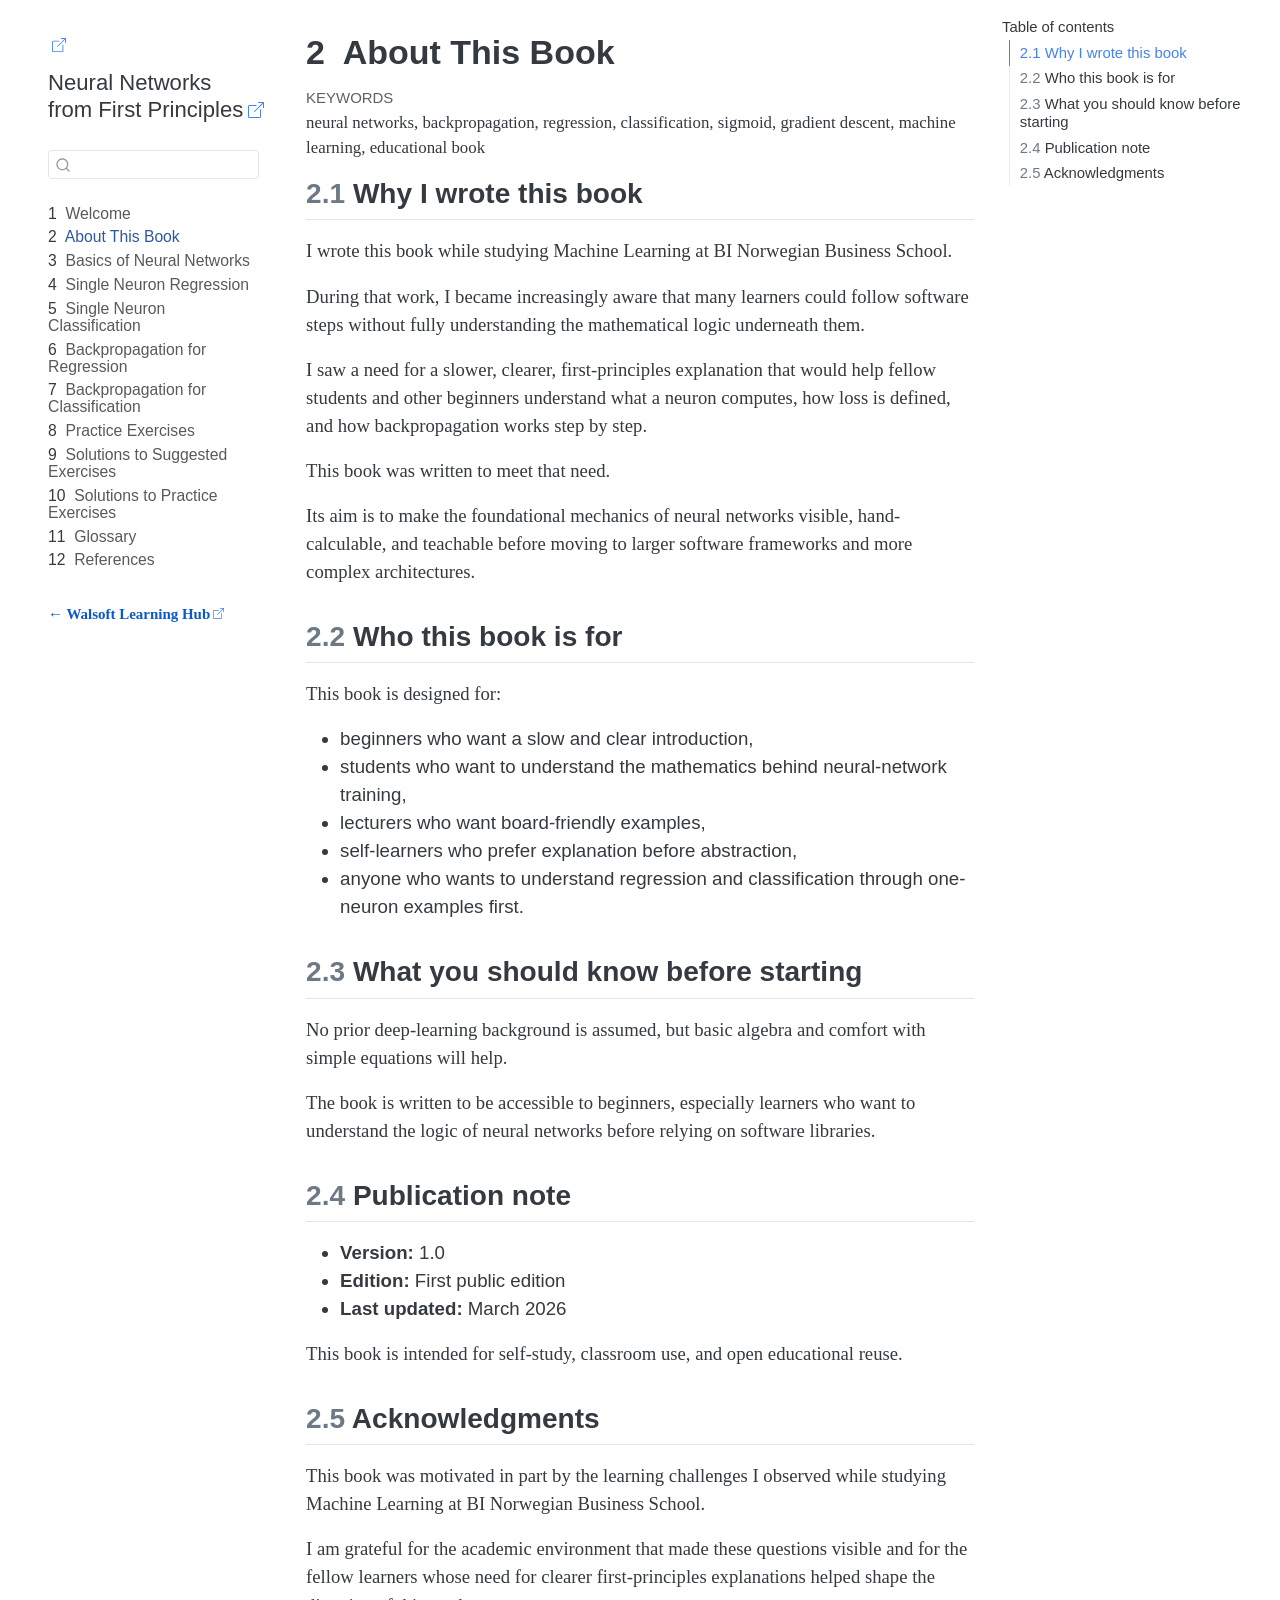
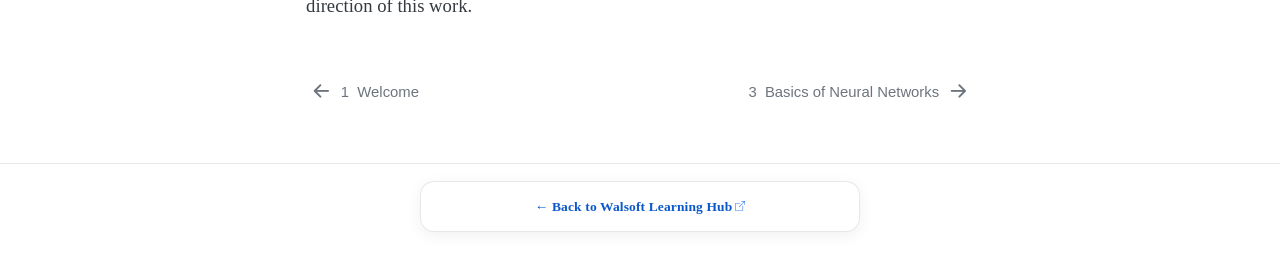
<file: docs/about-this-book.html>
<!DOCTYPE html>
<html xmlns="http://www.w3.org/1999/xhtml" lang="en" xml:lang="en"><head>

<meta charset="utf-8">
<meta name="generator" content="quarto-1.8.24">

<meta name="viewport" content="width=device-width, initial-scale=1.0, user-scalable=yes">

<meta name="keywords" content="neural networks, backpropagation, regression, classification, sigmoid, gradient descent, machine learning, educational book">
<meta name="description" content="A first-principles, hand-calculable introduction to neural networks covering one-neuron regression, binary classification, forward propagation, loss functions, backpropagation, and worked exercises.">

<title>2&nbsp; About This Book – Neural Networks from First Principles</title>
<style>
code{white-space: pre-wrap;}
span.smallcaps{font-variant: small-caps;}
div.columns{display: flex; gap: min(4vw, 1.5em);}
div.column{flex: auto; overflow-x: auto;}
div.hanging-indent{margin-left: 1.5em; text-indent: -1.5em;}
ul.task-list{list-style: none;}
ul.task-list li input[type="checkbox"] {
  width: 0.8em;
  margin: 0 0.8em 0.2em -1em; /* quarto-specific, see https://github.com/quarto-dev/quarto-cli/issues/4556 */ 
  vertical-align: middle;
}
</style>


<script src="site_libs/quarto-nav/quarto-nav.js"></script>
<script src="site_libs/quarto-nav/headroom.min.js"></script>
<script src="site_libs/clipboard/clipboard.min.js"></script>
<script src="site_libs/quarto-search/autocomplete.umd.js"></script>
<script src="site_libs/quarto-search/fuse.min.js"></script>
<script src="site_libs/quarto-search/quarto-search.js"></script>
<meta name="quarto:offset" content="./">
<link href="./basics-of-neural-networks.html" rel="next">
<link href="./index.html" rel="prev">
<link href="./images/favicon.ico" rel="icon">
<script src="site_libs/quarto-html/quarto.js" type="module"></script>
<script src="site_libs/quarto-html/tabsets/tabsets.js" type="module"></script>
<script src="site_libs/quarto-html/axe/axe-check.js" type="module"></script>
<script src="site_libs/quarto-html/popper.min.js"></script>
<script src="site_libs/quarto-html/tippy.umd.min.js"></script>
<script src="site_libs/quarto-html/anchor.min.js"></script>
<link href="site_libs/quarto-html/tippy.css" rel="stylesheet">
<link href="site_libs/quarto-html/quarto-syntax-highlighting-dc55a5b9e770e841cd82e46aadbfb9b0.css" rel="stylesheet" id="quarto-text-highlighting-styles">
<script src="site_libs/bootstrap/bootstrap.min.js"></script>
<link href="site_libs/bootstrap/bootstrap-icons.css" rel="stylesheet">
<link href="site_libs/bootstrap/bootstrap-697d4de1eee3a11a7bce293067f0aa8c.min.css" rel="stylesheet" append-hash="true" id="quarto-bootstrap" data-mode="light">
<script id="quarto-search-options" type="application/json">{
  "location": "sidebar",
  "copy-button": false,
  "collapse-after": 3,
  "panel-placement": "start",
  "type": "textbox",
  "limit": 50,
  "keyboard-shortcut": [
    "f",
    "/",
    "s"
  ],
  "show-item-context": false,
  "language": {
    "search-no-results-text": "No results",
    "search-matching-documents-text": "matching documents",
    "search-copy-link-title": "Copy link to search",
    "search-hide-matches-text": "Hide additional matches",
    "search-more-match-text": "more match in this document",
    "search-more-matches-text": "more matches in this document",
    "search-clear-button-title": "Clear",
    "search-text-placeholder": "",
    "search-detached-cancel-button-title": "Cancel",
    "search-submit-button-title": "Submit",
    "search-label": "Search"
  }
}</script>
<meta name="robots" content="index,follow,max-image-preview:large">
<meta name="author" content="Walekhwa Tambiti Leo Philip">
<meta name="description" content="A first-principles, hand-calculable introduction to neural networks covering one-neuron regression, binary classification, forward propagation, loss functions, backpropagation, and worked exercises.">
<link rel="icon" type="image/x-icon" href="images/favicon.ico">
<link rel="icon" type="image/png" sizes="16x16" href="images/favicon-16x16.png">
<link rel="icon" type="image/png" sizes="32x32" href="images/favicon-32x32.png">
<link rel="apple-touch-icon" sizes="180x180" href="images/apple-touch-icon.png">


<link rel="stylesheet" href="styles/walsoft_styles.css">
<meta property="og:title" content="Neural Networks from First Principles">
<meta property="og:description" content="A first-principles, hand-calculable introduction to neural networks covering one-neuron regression, binary classification, forward propagation, loss functions, backpropagation, and worked exercises.">
<meta property="og:image" content="https://learn.walsoftcomputers.com/educational_platform/neural-networks-from-first-principles/images/og-neural-networks-book.png">
<meta property="og:site_name" content="Neural Networks from First Principles">
<meta property="og:image:alt" content="Cover image for Neural Networks from First Principles">
<meta property="og:image:height" content="630">
<meta property="og:image:width" content="1200">
<meta name="twitter:title" content="Neural Networks from First Principles">
<meta name="twitter:description" content="A first-principles, hand-calculable introduction to neural networks covering one-neuron regression, binary classification, forward propagation, loss functions, backpropagation, and worked exercises.">
<meta name="twitter:image" content="https://learn.walsoftcomputers.com/educational_platform/neural-networks-from-first-principles/images/og-neural-networks-book.png">
<meta name="twitter:image:alt" content="Cover image for Neural Networks from First Principles">
<meta name="twitter:card" content="summary_large_image">
<meta name="twitter:image-height" content="630">
<meta name="twitter:image-width" content="1200">
<link rel="canonical" href="https://learn.walsoftcomputers.com/educational_platform/neural-networks-from-first-principles/about-this-book.html">
</head>

<body class="nav-sidebar floating quarto-light">

<div id="quarto-search-results"></div>
  <header id="quarto-header" class="headroom fixed-top">
  <nav class="quarto-secondary-nav">
    <div class="container-fluid d-flex">
      <button type="button" class="quarto-btn-toggle btn" data-bs-toggle="collapse" role="button" data-bs-target=".quarto-sidebar-collapse-item" aria-controls="quarto-sidebar" aria-expanded="false" aria-label="Toggle sidebar navigation" onclick="if (window.quartoToggleHeadroom) { window.quartoToggleHeadroom(); }">
        <i class="bi bi-layout-text-sidebar-reverse"></i>
      </button>
        <nav class="quarto-page-breadcrumbs" aria-label="breadcrumb"><ol class="breadcrumb"><li class="breadcrumb-item"><a href="./about-this-book.html"><span class="chapter-number">2</span>&nbsp; <span class="chapter-title">About This Book</span></a></li></ol></nav>
        <a class="flex-grow-1" role="navigation" data-bs-toggle="collapse" data-bs-target=".quarto-sidebar-collapse-item" aria-controls="quarto-sidebar" aria-expanded="false" aria-label="Toggle sidebar navigation" onclick="if (window.quartoToggleHeadroom) { window.quartoToggleHeadroom(); }">      
        </a>
      <button type="button" class="btn quarto-search-button" aria-label="Search" onclick="window.quartoOpenSearch();">
        <i class="bi bi-search"></i>
      </button>
    </div>
  </nav>
</header>
<!-- content -->
<div id="quarto-content" class="quarto-container page-columns page-rows-contents page-layout-article">
<!-- sidebar -->
  <nav id="quarto-sidebar" class="sidebar collapse collapse-horizontal quarto-sidebar-collapse-item sidebar-navigation floating overflow-auto">
    <div class="pt-lg-2 mt-2 text-left sidebar-header sidebar-header-stacked">
      <a href="./index.html" class="sidebar-logo-link">
      </a>
    <div class="sidebar-title mb-0 py-0">
      <a href="./">Neural Networks from First Principles</a> 
    </div>
      </div>
        <div class="mt-2 flex-shrink-0 align-items-center">
        <div class="sidebar-search">
        <div id="quarto-search" class="" title="Search"></div>
        </div>
        </div>
    <div class="sidebar-menu-container"> 
    <ul class="list-unstyled mt-1">
        <li class="sidebar-item">
  <div class="sidebar-item-container"> 
  <a href="./index.html" class="sidebar-item-text sidebar-link">
 <span class="menu-text"><span class="chapter-number">1</span>&nbsp; <span class="chapter-title">Welcome</span></span></a>
  </div>
</li>
        <li class="sidebar-item">
  <div class="sidebar-item-container"> 
  <a href="./about-this-book.html" class="sidebar-item-text sidebar-link active">
 <span class="menu-text"><span class="chapter-number">2</span>&nbsp; <span class="chapter-title">About This Book</span></span></a>
  </div>
</li>
        <li class="sidebar-item">
  <div class="sidebar-item-container"> 
  <a href="./basics-of-neural-networks.html" class="sidebar-item-text sidebar-link">
 <span class="menu-text"><span class="chapter-number">3</span>&nbsp; <span class="chapter-title">Basics of Neural Networks</span></span></a>
  </div>
</li>
        <li class="sidebar-item">
  <div class="sidebar-item-container"> 
  <a href="./single-neuron-regression.html" class="sidebar-item-text sidebar-link">
 <span class="menu-text"><span class="chapter-number">4</span>&nbsp; <span class="chapter-title">Single Neuron Regression</span></span></a>
  </div>
</li>
        <li class="sidebar-item">
  <div class="sidebar-item-container"> 
  <a href="./single-neuron-classification.html" class="sidebar-item-text sidebar-link">
 <span class="menu-text"><span class="chapter-number">5</span>&nbsp; <span class="chapter-title">Single Neuron Classification</span></span></a>
  </div>
</li>
        <li class="sidebar-item">
  <div class="sidebar-item-container"> 
  <a href="./backpropagation-1-regression.html" class="sidebar-item-text sidebar-link">
 <span class="menu-text"><span class="chapter-number">6</span>&nbsp; <span class="chapter-title">Backpropagation for Regression</span></span></a>
  </div>
</li>
        <li class="sidebar-item">
  <div class="sidebar-item-container"> 
  <a href="./backpropagation-2-classification.html" class="sidebar-item-text sidebar-link">
 <span class="menu-text"><span class="chapter-number">7</span>&nbsp; <span class="chapter-title">Backpropagation for Classification</span></span></a>
  </div>
</li>
        <li class="sidebar-item">
  <div class="sidebar-item-container"> 
  <a href="./practice-exercises.html" class="sidebar-item-text sidebar-link">
 <span class="menu-text"><span class="chapter-number">8</span>&nbsp; <span class="chapter-title">Practice Exercises</span></span></a>
  </div>
</li>
        <li class="sidebar-item">
  <div class="sidebar-item-container"> 
  <a href="./solutions-suggested-exercises.html" class="sidebar-item-text sidebar-link">
 <span class="menu-text"><span class="chapter-number">9</span>&nbsp; <span class="chapter-title">Solutions to Suggested Exercises</span></span></a>
  </div>
</li>
        <li class="sidebar-item">
  <div class="sidebar-item-container"> 
  <a href="./solutions-practice-exercises.html" class="sidebar-item-text sidebar-link">
 <span class="menu-text"><span class="chapter-number">10</span>&nbsp; <span class="chapter-title">Solutions to Practice Exercises</span></span></a>
  </div>
</li>
        <li class="sidebar-item">
  <div class="sidebar-item-container"> 
  <a href="./glossary.html" class="sidebar-item-text sidebar-link">
 <span class="menu-text"><span class="chapter-number">11</span>&nbsp; <span class="chapter-title">Glossary</span></span></a>
  </div>
</li>
        <li class="sidebar-item">
  <div class="sidebar-item-container"> 
  <a href="./references.html" class="sidebar-item-text sidebar-link">
 <span class="menu-text"><span class="chapter-number">12</span>&nbsp; <span class="chapter-title">References</span></span></a>
  </div>
</li>
    </ul>
    </div>
<div class="quarto-sidebar-footer"><div class="sidebar-footer-item">
<p><a href="https://learn.walsoftcomputers.com/">← Walsoft Learning Hub</a></p>
</div></div></nav>
<div id="quarto-sidebar-glass" class="quarto-sidebar-collapse-item" data-bs-toggle="collapse" data-bs-target=".quarto-sidebar-collapse-item"></div>
<!-- margin-sidebar -->
    <div id="quarto-margin-sidebar" class="sidebar margin-sidebar">
        <nav id="TOC" role="doc-toc" class="toc-active">
    <h2 id="toc-title">Table of contents</h2>
   
  <ul>
  <li><a href="#why-i-wrote-this-book" id="toc-why-i-wrote-this-book" class="nav-link active" data-scroll-target="#why-i-wrote-this-book"><span class="header-section-number">2.1</span> Why I wrote this book</a></li>
  <li><a href="#who-this-book-is-for" id="toc-who-this-book-is-for" class="nav-link" data-scroll-target="#who-this-book-is-for"><span class="header-section-number">2.2</span> Who this book is for</a></li>
  <li><a href="#what-you-should-know-before-starting" id="toc-what-you-should-know-before-starting" class="nav-link" data-scroll-target="#what-you-should-know-before-starting"><span class="header-section-number">2.3</span> What you should know before starting</a></li>
  <li><a href="#publication-note" id="toc-publication-note" class="nav-link" data-scroll-target="#publication-note"><span class="header-section-number">2.4</span> Publication note</a></li>
  <li><a href="#acknowledgments" id="toc-acknowledgments" class="nav-link" data-scroll-target="#acknowledgments"><span class="header-section-number">2.5</span> Acknowledgments</a></li>
  </ul>
</nav>
    </div>
<!-- main -->
<main class="content" id="quarto-document-content">

<header id="title-block-header" class="quarto-title-block default">
<div class="quarto-title">
<h1 class="title"><span class="chapter-number">2</span>&nbsp; <span class="chapter-title">About This Book</span></h1>
</div>



<div class="quarto-title-meta">

    
  
    
  </div>
  

<div>
  <div class="keywords">
    <div class="block-title">Keywords</div>
    <p>neural networks, backpropagation, regression, classification, sigmoid, gradient descent, machine learning, educational book</p>
  </div>
</div>

</header>


<section id="why-i-wrote-this-book" class="level2" data-number="2.1">
<h2 data-number="2.1" class="anchored" data-anchor-id="why-i-wrote-this-book"><span class="header-section-number">2.1</span> Why I wrote this book</h2>
<p>I wrote this book while studying Machine Learning at BI Norwegian Business School.</p>
<p>During that work, I became increasingly aware that many learners could follow software steps without fully understanding the mathematical logic underneath them.</p>
<p>I saw a need for a slower, clearer, first-principles explanation that would help fellow students and other beginners understand what a neuron computes, how loss is defined, and how backpropagation works step by step.</p>
<p>This book was written to meet that need.</p>
<p>Its aim is to make the foundational mechanics of neural networks visible, hand-calculable, and teachable before moving to larger software frameworks and more complex architectures.</p>
</section>
<section id="who-this-book-is-for" class="level2" data-number="2.2">
<h2 data-number="2.2" class="anchored" data-anchor-id="who-this-book-is-for"><span class="header-section-number">2.2</span> Who this book is for</h2>
<p>This book is designed for:</p>
<ul>
<li>beginners who want a slow and clear introduction,</li>
<li>students who want to understand the mathematics behind neural-network training,</li>
<li>lecturers who want board-friendly examples,</li>
<li>self-learners who prefer explanation before abstraction,</li>
<li>anyone who wants to understand regression and classification through one-neuron examples first.</li>
</ul>
</section>
<section id="what-you-should-know-before-starting" class="level2" data-number="2.3">
<h2 data-number="2.3" class="anchored" data-anchor-id="what-you-should-know-before-starting"><span class="header-section-number">2.3</span> What you should know before starting</h2>
<p>No prior deep-learning background is assumed, but basic algebra and comfort with simple equations will help.</p>
<p>The book is written to be accessible to beginners, especially learners who want to understand the logic of neural networks before relying on software libraries.</p>
</section>
<section id="publication-note" class="level2" data-number="2.4">
<h2 data-number="2.4" class="anchored" data-anchor-id="publication-note"><span class="header-section-number">2.4</span> Publication note</h2>
<ul>
<li><strong>Version:</strong> 1.0<br>
</li>
<li><strong>Edition:</strong> First public edition<br>
</li>
<li><strong>Last updated:</strong> March 2026</li>
</ul>
<p>This book is intended for self-study, classroom use, and open educational reuse.</p>
</section>
<section id="acknowledgments" class="level2" data-number="2.5">
<h2 data-number="2.5" class="anchored" data-anchor-id="acknowledgments"><span class="header-section-number">2.5</span> Acknowledgments</h2>
<p>This book was motivated in part by the learning challenges I observed while studying Machine Learning at BI Norwegian Business School.</p>
<p>I am grateful for the academic environment that made these questions visible and for the fellow learners whose need for clearer first-principles explanations helped shape the direction of this work.</p>


</section>

</main> <!-- /main -->
<script id="quarto-html-after-body" type="application/javascript">
  window.document.addEventListener("DOMContentLoaded", function (event) {
    const icon = "";
    const anchorJS = new window.AnchorJS();
    anchorJS.options = {
      placement: 'right',
      icon: icon
    };
    anchorJS.add('.anchored');
    const isCodeAnnotation = (el) => {
      for (const clz of el.classList) {
        if (clz.startsWith('code-annotation-')) {                     
          return true;
        }
      }
      return false;
    }
    const onCopySuccess = function(e) {
      // button target
      const button = e.trigger;
      // don't keep focus
      button.blur();
      // flash "checked"
      button.classList.add('code-copy-button-checked');
      var currentTitle = button.getAttribute("title");
      button.setAttribute("title", "Copied!");
      let tooltip;
      if (window.bootstrap) {
        button.setAttribute("data-bs-toggle", "tooltip");
        button.setAttribute("data-bs-placement", "left");
        button.setAttribute("data-bs-title", "Copied!");
        tooltip = new bootstrap.Tooltip(button, 
          { trigger: "manual", 
            customClass: "code-copy-button-tooltip",
            offset: [0, -8]});
        tooltip.show();    
      }
      setTimeout(function() {
        if (tooltip) {
          tooltip.hide();
          button.removeAttribute("data-bs-title");
          button.removeAttribute("data-bs-toggle");
          button.removeAttribute("data-bs-placement");
        }
        button.setAttribute("title", currentTitle);
        button.classList.remove('code-copy-button-checked');
      }, 1000);
      // clear code selection
      e.clearSelection();
    }
    const getTextToCopy = function(trigger) {
      const outerScaffold = trigger.parentElement.cloneNode(true);
      const codeEl = outerScaffold.querySelector('code');
      for (const childEl of codeEl.children) {
        if (isCodeAnnotation(childEl)) {
          childEl.remove();
        }
      }
      return codeEl.innerText;
    }
    const clipboard = new window.ClipboardJS('.code-copy-button:not([data-in-quarto-modal])', {
      text: getTextToCopy
    });
    clipboard.on('success', onCopySuccess);
    if (window.document.getElementById('quarto-embedded-source-code-modal')) {
      const clipboardModal = new window.ClipboardJS('.code-copy-button[data-in-quarto-modal]', {
        text: getTextToCopy,
        container: window.document.getElementById('quarto-embedded-source-code-modal')
      });
      clipboardModal.on('success', onCopySuccess);
    }
      var localhostRegex = new RegExp(/^(?:http|https):\/\/localhost\:?[0-9]*\//);
      var mailtoRegex = new RegExp(/^mailto:/);
        var filterRegex = new RegExp("https:\/\/learn\.walsoftcomputers\.com\/educational_platform\/neural-networks-from-first-principles\/");
      var isInternal = (href) => {
          return filterRegex.test(href) || localhostRegex.test(href) || mailtoRegex.test(href);
      }
      // Inspect non-navigation links and adorn them if external
     var links = window.document.querySelectorAll('a[href]:not(.nav-link):not(.navbar-brand):not(.toc-action):not(.sidebar-link):not(.sidebar-item-toggle):not(.pagination-link):not(.no-external):not([aria-hidden]):not(.dropdown-item):not(.quarto-navigation-tool):not(.about-link)');
      for (var i=0; i<links.length; i++) {
        const link = links[i];
        if (!isInternal(link.href)) {
          // undo the damage that might have been done by quarto-nav.js in the case of
          // links that we want to consider external
          if (link.dataset.originalHref !== undefined) {
            link.href = link.dataset.originalHref;
          }
            // target, if specified
            link.setAttribute("target", "_blank");
            if (link.getAttribute("rel") === null) {
              link.setAttribute("rel", "noopener");
            }
            // default icon
            link.classList.add("external");
        }
      }
    function tippyHover(el, contentFn, onTriggerFn, onUntriggerFn) {
      const config = {
        allowHTML: true,
        maxWidth: 500,
        delay: 100,
        arrow: false,
        appendTo: function(el) {
            return el.parentElement;
        },
        interactive: true,
        interactiveBorder: 10,
        theme: 'quarto',
        placement: 'bottom-start',
      };
      if (contentFn) {
        config.content = contentFn;
      }
      if (onTriggerFn) {
        config.onTrigger = onTriggerFn;
      }
      if (onUntriggerFn) {
        config.onUntrigger = onUntriggerFn;
      }
      window.tippy(el, config); 
    }
    const noterefs = window.document.querySelectorAll('a[role="doc-noteref"]');
    for (var i=0; i<noterefs.length; i++) {
      const ref = noterefs[i];
      tippyHover(ref, function() {
        // use id or data attribute instead here
        let href = ref.getAttribute('data-footnote-href') || ref.getAttribute('href');
        try { href = new URL(href).hash; } catch {}
        const id = href.replace(/^#\/?/, "");
        const note = window.document.getElementById(id);
        if (note) {
          return note.innerHTML;
        } else {
          return "";
        }
      });
    }
    const xrefs = window.document.querySelectorAll('a.quarto-xref');
    const processXRef = (id, note) => {
      // Strip column container classes
      const stripColumnClz = (el) => {
        el.classList.remove("page-full", "page-columns");
        if (el.children) {
          for (const child of el.children) {
            stripColumnClz(child);
          }
        }
      }
      stripColumnClz(note)
      if (id === null || id.startsWith('sec-')) {
        // Special case sections, only their first couple elements
        const container = document.createElement("div");
        if (note.children && note.children.length > 2) {
          container.appendChild(note.children[0].cloneNode(true));
          for (let i = 1; i < note.children.length; i++) {
            const child = note.children[i];
            if (child.tagName === "P" && child.innerText === "") {
              continue;
            } else {
              container.appendChild(child.cloneNode(true));
              break;
            }
          }
          if (window.Quarto?.typesetMath) {
            window.Quarto.typesetMath(container);
          }
          return container.innerHTML
        } else {
          if (window.Quarto?.typesetMath) {
            window.Quarto.typesetMath(note);
          }
          return note.innerHTML;
        }
      } else {
        // Remove any anchor links if they are present
        const anchorLink = note.querySelector('a.anchorjs-link');
        if (anchorLink) {
          anchorLink.remove();
        }
        if (window.Quarto?.typesetMath) {
          window.Quarto.typesetMath(note);
        }
        if (note.classList.contains("callout")) {
          return note.outerHTML;
        } else {
          return note.innerHTML;
        }
      }
    }
    for (var i=0; i<xrefs.length; i++) {
      const xref = xrefs[i];
      tippyHover(xref, undefined, function(instance) {
        instance.disable();
        let url = xref.getAttribute('href');
        let hash = undefined; 
        if (url.startsWith('#')) {
          hash = url;
        } else {
          try { hash = new URL(url).hash; } catch {}
        }
        if (hash) {
          const id = hash.replace(/^#\/?/, "");
          const note = window.document.getElementById(id);
          if (note !== null) {
            try {
              const html = processXRef(id, note.cloneNode(true));
              instance.setContent(html);
            } finally {
              instance.enable();
              instance.show();
            }
          } else {
            // See if we can fetch this
            fetch(url.split('#')[0])
            .then(res => res.text())
            .then(html => {
              const parser = new DOMParser();
              const htmlDoc = parser.parseFromString(html, "text/html");
              const note = htmlDoc.getElementById(id);
              if (note !== null) {
                const html = processXRef(id, note);
                instance.setContent(html);
              } 
            }).finally(() => {
              instance.enable();
              instance.show();
            });
          }
        } else {
          // See if we can fetch a full url (with no hash to target)
          // This is a special case and we should probably do some content thinning / targeting
          fetch(url)
          .then(res => res.text())
          .then(html => {
            const parser = new DOMParser();
            const htmlDoc = parser.parseFromString(html, "text/html");
            const note = htmlDoc.querySelector('main.content');
            if (note !== null) {
              // This should only happen for chapter cross references
              // (since there is no id in the URL)
              // remove the first header
              if (note.children.length > 0 && note.children[0].tagName === "HEADER") {
                note.children[0].remove();
              }
              const html = processXRef(null, note);
              instance.setContent(html);
            } 
          }).finally(() => {
            instance.enable();
            instance.show();
          });
        }
      }, function(instance) {
      });
    }
        let selectedAnnoteEl;
        const selectorForAnnotation = ( cell, annotation) => {
          let cellAttr = 'data-code-cell="' + cell + '"';
          let lineAttr = 'data-code-annotation="' +  annotation + '"';
          const selector = 'span[' + cellAttr + '][' + lineAttr + ']';
          return selector;
        }
        const selectCodeLines = (annoteEl) => {
          const doc = window.document;
          const targetCell = annoteEl.getAttribute("data-target-cell");
          const targetAnnotation = annoteEl.getAttribute("data-target-annotation");
          const annoteSpan = window.document.querySelector(selectorForAnnotation(targetCell, targetAnnotation));
          const lines = annoteSpan.getAttribute("data-code-lines").split(",");
          const lineIds = lines.map((line) => {
            return targetCell + "-" + line;
          })
          let top = null;
          let height = null;
          let parent = null;
          if (lineIds.length > 0) {
              //compute the position of the single el (top and bottom and make a div)
              const el = window.document.getElementById(lineIds[0]);
              top = el.offsetTop;
              height = el.offsetHeight;
              parent = el.parentElement.parentElement;
            if (lineIds.length > 1) {
              const lastEl = window.document.getElementById(lineIds[lineIds.length - 1]);
              const bottom = lastEl.offsetTop + lastEl.offsetHeight;
              height = bottom - top;
            }
            if (top !== null && height !== null && parent !== null) {
              // cook up a div (if necessary) and position it 
              let div = window.document.getElementById("code-annotation-line-highlight");
              if (div === null) {
                div = window.document.createElement("div");
                div.setAttribute("id", "code-annotation-line-highlight");
                div.style.position = 'absolute';
                parent.appendChild(div);
              }
              div.style.top = top - 2 + "px";
              div.style.height = height + 4 + "px";
              div.style.left = 0;
              let gutterDiv = window.document.getElementById("code-annotation-line-highlight-gutter");
              if (gutterDiv === null) {
                gutterDiv = window.document.createElement("div");
                gutterDiv.setAttribute("id", "code-annotation-line-highlight-gutter");
                gutterDiv.style.position = 'absolute';
                const codeCell = window.document.getElementById(targetCell);
                const gutter = codeCell.querySelector('.code-annotation-gutter');
                gutter.appendChild(gutterDiv);
              }
              gutterDiv.style.top = top - 2 + "px";
              gutterDiv.style.height = height + 4 + "px";
            }
            selectedAnnoteEl = annoteEl;
          }
        };
        const unselectCodeLines = () => {
          const elementsIds = ["code-annotation-line-highlight", "code-annotation-line-highlight-gutter"];
          elementsIds.forEach((elId) => {
            const div = window.document.getElementById(elId);
            if (div) {
              div.remove();
            }
          });
          selectedAnnoteEl = undefined;
        };
          // Handle positioning of the toggle
      window.addEventListener(
        "resize",
        throttle(() => {
          elRect = undefined;
          if (selectedAnnoteEl) {
            selectCodeLines(selectedAnnoteEl);
          }
        }, 10)
      );
      function throttle(fn, ms) {
      let throttle = false;
      let timer;
        return (...args) => {
          if(!throttle) { // first call gets through
              fn.apply(this, args);
              throttle = true;
          } else { // all the others get throttled
              if(timer) clearTimeout(timer); // cancel #2
              timer = setTimeout(() => {
                fn.apply(this, args);
                timer = throttle = false;
              }, ms);
          }
        };
      }
        // Attach click handler to the DT
        const annoteDls = window.document.querySelectorAll('dt[data-target-cell]');
        for (const annoteDlNode of annoteDls) {
          annoteDlNode.addEventListener('click', (event) => {
            const clickedEl = event.target;
            if (clickedEl !== selectedAnnoteEl) {
              unselectCodeLines();
              const activeEl = window.document.querySelector('dt[data-target-cell].code-annotation-active');
              if (activeEl) {
                activeEl.classList.remove('code-annotation-active');
              }
              selectCodeLines(clickedEl);
              clickedEl.classList.add('code-annotation-active');
            } else {
              // Unselect the line
              unselectCodeLines();
              clickedEl.classList.remove('code-annotation-active');
            }
          });
        }
    const findCites = (el) => {
      const parentEl = el.parentElement;
      if (parentEl) {
        const cites = parentEl.dataset.cites;
        if (cites) {
          return {
            el,
            cites: cites.split(' ')
          };
        } else {
          return findCites(el.parentElement)
        }
      } else {
        return undefined;
      }
    };
    var bibliorefs = window.document.querySelectorAll('a[role="doc-biblioref"]');
    for (var i=0; i<bibliorefs.length; i++) {
      const ref = bibliorefs[i];
      const citeInfo = findCites(ref);
      if (citeInfo) {
        tippyHover(citeInfo.el, function() {
          var popup = window.document.createElement('div');
          citeInfo.cites.forEach(function(cite) {
            var citeDiv = window.document.createElement('div');
            citeDiv.classList.add('hanging-indent');
            citeDiv.classList.add('csl-entry');
            var biblioDiv = window.document.getElementById('ref-' + cite);
            if (biblioDiv) {
              citeDiv.innerHTML = biblioDiv.innerHTML;
            }
            popup.appendChild(citeDiv);
          });
          return popup.innerHTML;
        });
      }
    }
  });
  </script>
<nav class="page-navigation">
  <div class="nav-page nav-page-previous">
      <a href="./index.html" class="pagination-link" aria-label="Welcome">
        <i class="bi bi-arrow-left-short"></i> <span class="nav-page-text"><span class="chapter-number">1</span>&nbsp; <span class="chapter-title">Welcome</span></span>
      </a>          
  </div>
  <div class="nav-page nav-page-next">
      <a href="./basics-of-neural-networks.html" class="pagination-link" aria-label="Basics of Neural Networks">
        <span class="nav-page-text"><span class="chapter-number">3</span>&nbsp; <span class="chapter-title">Basics of Neural Networks</span></span> <i class="bi bi-arrow-right-short"></i>
      </a>
  </div>
</nav>
</div> <!-- /content -->
<footer class="footer">
  <div class="nav-footer">
    <div class="nav-footer-left">
      &nbsp;
    </div>   
    <div class="nav-footer-center">
<p><a href="https://learn.walsoftcomputers.com/">← Back to Walsoft Learning Hub</a></p>
</div>
    <div class="nav-footer-right">
      &nbsp;
    </div>
  </div>
</footer>




</body></html>
</file>
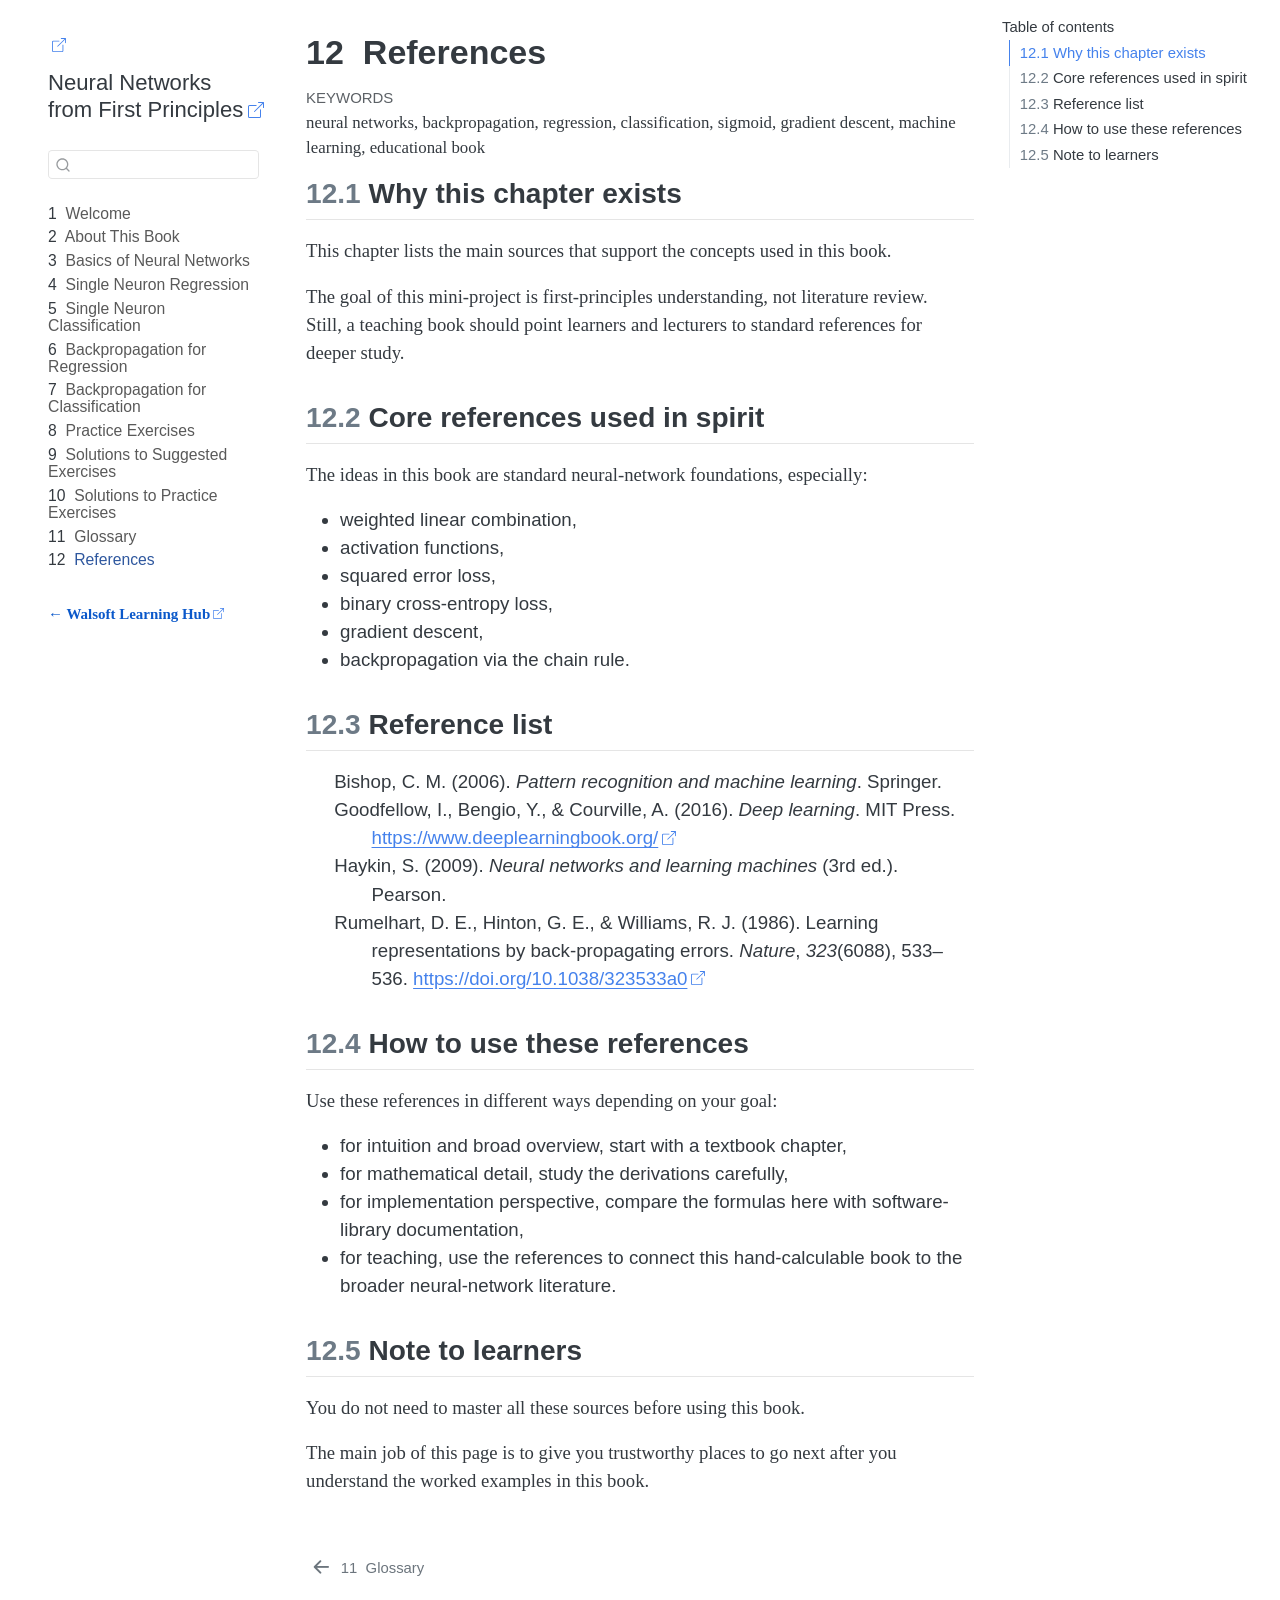
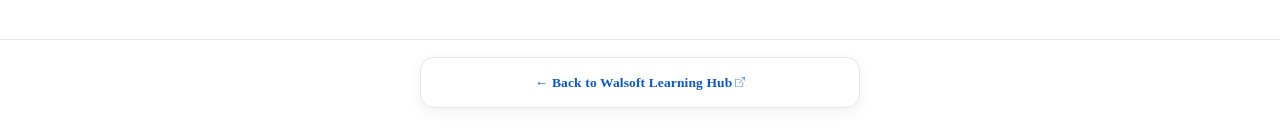
<file: docs/references.html>
<!DOCTYPE html>
<html xmlns="http://www.w3.org/1999/xhtml" lang="en" xml:lang="en"><head>

<meta charset="utf-8">
<meta name="generator" content="quarto-1.8.24">

<meta name="viewport" content="width=device-width, initial-scale=1.0, user-scalable=yes">

<meta name="keywords" content="neural networks, backpropagation, regression, classification, sigmoid, gradient descent, machine learning, educational book">
<meta name="description" content="A first-principles, hand-calculable introduction to neural networks covering one-neuron regression, binary classification, forward propagation, loss functions, backpropagation, and worked exercises.">

<title>12&nbsp; References – Neural Networks from First Principles</title>
<style>
code{white-space: pre-wrap;}
span.smallcaps{font-variant: small-caps;}
div.columns{display: flex; gap: min(4vw, 1.5em);}
div.column{flex: auto; overflow-x: auto;}
div.hanging-indent{margin-left: 1.5em; text-indent: -1.5em;}
ul.task-list{list-style: none;}
ul.task-list li input[type="checkbox"] {
  width: 0.8em;
  margin: 0 0.8em 0.2em -1em; /* quarto-specific, see https://github.com/quarto-dev/quarto-cli/issues/4556 */ 
  vertical-align: middle;
}
/* CSS for citations */
div.csl-bib-body { }
div.csl-entry {
  clear: both;
}
.hanging-indent div.csl-entry {
  margin-left:2em;
  text-indent:-2em;
}
div.csl-left-margin {
  min-width:2em;
  float:left;
}
div.csl-right-inline {
  margin-left:2em;
  padding-left:1em;
}
div.csl-indent {
  margin-left: 2em;
}</style>


<script src="site_libs/quarto-nav/quarto-nav.js"></script>
<script src="site_libs/quarto-nav/headroom.min.js"></script>
<script src="site_libs/clipboard/clipboard.min.js"></script>
<script src="site_libs/quarto-search/autocomplete.umd.js"></script>
<script src="site_libs/quarto-search/fuse.min.js"></script>
<script src="site_libs/quarto-search/quarto-search.js"></script>
<meta name="quarto:offset" content="./">
<link href="./glossary.html" rel="prev">
<link href="./images/favicon.ico" rel="icon">
<script src="site_libs/quarto-html/quarto.js" type="module"></script>
<script src="site_libs/quarto-html/tabsets/tabsets.js" type="module"></script>
<script src="site_libs/quarto-html/axe/axe-check.js" type="module"></script>
<script src="site_libs/quarto-html/popper.min.js"></script>
<script src="site_libs/quarto-html/tippy.umd.min.js"></script>
<script src="site_libs/quarto-html/anchor.min.js"></script>
<link href="site_libs/quarto-html/tippy.css" rel="stylesheet">
<link href="site_libs/quarto-html/quarto-syntax-highlighting-dc55a5b9e770e841cd82e46aadbfb9b0.css" rel="stylesheet" id="quarto-text-highlighting-styles">
<script src="site_libs/bootstrap/bootstrap.min.js"></script>
<link href="site_libs/bootstrap/bootstrap-icons.css" rel="stylesheet">
<link href="site_libs/bootstrap/bootstrap-697d4de1eee3a11a7bce293067f0aa8c.min.css" rel="stylesheet" append-hash="true" id="quarto-bootstrap" data-mode="light">
<script id="quarto-search-options" type="application/json">{
  "location": "sidebar",
  "copy-button": false,
  "collapse-after": 3,
  "panel-placement": "start",
  "type": "textbox",
  "limit": 50,
  "keyboard-shortcut": [
    "f",
    "/",
    "s"
  ],
  "show-item-context": false,
  "language": {
    "search-no-results-text": "No results",
    "search-matching-documents-text": "matching documents",
    "search-copy-link-title": "Copy link to search",
    "search-hide-matches-text": "Hide additional matches",
    "search-more-match-text": "more match in this document",
    "search-more-matches-text": "more matches in this document",
    "search-clear-button-title": "Clear",
    "search-text-placeholder": "",
    "search-detached-cancel-button-title": "Cancel",
    "search-submit-button-title": "Submit",
    "search-label": "Search"
  }
}</script>
<meta name="robots" content="index,follow,max-image-preview:large">
<meta name="author" content="Walekhwa Tambiti Leo Philip">
<meta name="description" content="A first-principles, hand-calculable introduction to neural networks covering one-neuron regression, binary classification, forward propagation, loss functions, backpropagation, and worked exercises.">
<link rel="icon" type="image/x-icon" href="images/favicon.ico">
<link rel="icon" type="image/png" sizes="16x16" href="images/favicon-16x16.png">
<link rel="icon" type="image/png" sizes="32x32" href="images/favicon-32x32.png">
<link rel="apple-touch-icon" sizes="180x180" href="images/apple-touch-icon.png">


<link rel="stylesheet" href="styles/walsoft_styles.css">
<meta property="og:title" content="Neural Networks from First Principles">
<meta property="og:description" content="A first-principles, hand-calculable introduction to neural networks covering one-neuron regression, binary classification, forward propagation, loss functions, backpropagation, and worked exercises.">
<meta property="og:image" content="https://learn.walsoftcomputers.com/educational_platform/neural-networks-from-first-principles/images/og-neural-networks-book.png">
<meta property="og:site_name" content="Neural Networks from First Principles">
<meta property="og:image:alt" content="Cover image for Neural Networks from First Principles">
<meta property="og:image:height" content="630">
<meta property="og:image:width" content="1200">
<meta name="twitter:title" content="Neural Networks from First Principles">
<meta name="twitter:description" content="A first-principles, hand-calculable introduction to neural networks covering one-neuron regression, binary classification, forward propagation, loss functions, backpropagation, and worked exercises.">
<meta name="twitter:image" content="https://learn.walsoftcomputers.com/educational_platform/neural-networks-from-first-principles/images/og-neural-networks-book.png">
<meta name="twitter:image:alt" content="Cover image for Neural Networks from First Principles">
<meta name="twitter:card" content="summary_large_image">
<meta name="twitter:image-height" content="630">
<meta name="twitter:image-width" content="1200">
<link rel="canonical" href="https://learn.walsoftcomputers.com/educational_platform/neural-networks-from-first-principles/references.html">
</head>

<body class="nav-sidebar floating quarto-light">

<div id="quarto-search-results"></div>
  <header id="quarto-header" class="headroom fixed-top">
  <nav class="quarto-secondary-nav">
    <div class="container-fluid d-flex">
      <button type="button" class="quarto-btn-toggle btn" data-bs-toggle="collapse" role="button" data-bs-target=".quarto-sidebar-collapse-item" aria-controls="quarto-sidebar" aria-expanded="false" aria-label="Toggle sidebar navigation" onclick="if (window.quartoToggleHeadroom) { window.quartoToggleHeadroom(); }">
        <i class="bi bi-layout-text-sidebar-reverse"></i>
      </button>
        <nav class="quarto-page-breadcrumbs" aria-label="breadcrumb"><ol class="breadcrumb"><li class="breadcrumb-item"><a href="./references.html"><span class="chapter-number">12</span>&nbsp; <span class="chapter-title">References</span></a></li></ol></nav>
        <a class="flex-grow-1" role="navigation" data-bs-toggle="collapse" data-bs-target=".quarto-sidebar-collapse-item" aria-controls="quarto-sidebar" aria-expanded="false" aria-label="Toggle sidebar navigation" onclick="if (window.quartoToggleHeadroom) { window.quartoToggleHeadroom(); }">      
        </a>
      <button type="button" class="btn quarto-search-button" aria-label="Search" onclick="window.quartoOpenSearch();">
        <i class="bi bi-search"></i>
      </button>
    </div>
  </nav>
</header>
<!-- content -->
<div id="quarto-content" class="quarto-container page-columns page-rows-contents page-layout-article">
<!-- sidebar -->
  <nav id="quarto-sidebar" class="sidebar collapse collapse-horizontal quarto-sidebar-collapse-item sidebar-navigation floating overflow-auto">
    <div class="pt-lg-2 mt-2 text-left sidebar-header sidebar-header-stacked">
      <a href="./index.html" class="sidebar-logo-link">
      </a>
    <div class="sidebar-title mb-0 py-0">
      <a href="./">Neural Networks from First Principles</a> 
    </div>
      </div>
        <div class="mt-2 flex-shrink-0 align-items-center">
        <div class="sidebar-search">
        <div id="quarto-search" class="" title="Search"></div>
        </div>
        </div>
    <div class="sidebar-menu-container"> 
    <ul class="list-unstyled mt-1">
        <li class="sidebar-item">
  <div class="sidebar-item-container"> 
  <a href="./index.html" class="sidebar-item-text sidebar-link">
 <span class="menu-text"><span class="chapter-number">1</span>&nbsp; <span class="chapter-title">Welcome</span></span></a>
  </div>
</li>
        <li class="sidebar-item">
  <div class="sidebar-item-container"> 
  <a href="./about-this-book.html" class="sidebar-item-text sidebar-link">
 <span class="menu-text"><span class="chapter-number">2</span>&nbsp; <span class="chapter-title">About This Book</span></span></a>
  </div>
</li>
        <li class="sidebar-item">
  <div class="sidebar-item-container"> 
  <a href="./basics-of-neural-networks.html" class="sidebar-item-text sidebar-link">
 <span class="menu-text"><span class="chapter-number">3</span>&nbsp; <span class="chapter-title">Basics of Neural Networks</span></span></a>
  </div>
</li>
        <li class="sidebar-item">
  <div class="sidebar-item-container"> 
  <a href="./single-neuron-regression.html" class="sidebar-item-text sidebar-link">
 <span class="menu-text"><span class="chapter-number">4</span>&nbsp; <span class="chapter-title">Single Neuron Regression</span></span></a>
  </div>
</li>
        <li class="sidebar-item">
  <div class="sidebar-item-container"> 
  <a href="./single-neuron-classification.html" class="sidebar-item-text sidebar-link">
 <span class="menu-text"><span class="chapter-number">5</span>&nbsp; <span class="chapter-title">Single Neuron Classification</span></span></a>
  </div>
</li>
        <li class="sidebar-item">
  <div class="sidebar-item-container"> 
  <a href="./backpropagation-1-regression.html" class="sidebar-item-text sidebar-link">
 <span class="menu-text"><span class="chapter-number">6</span>&nbsp; <span class="chapter-title">Backpropagation for Regression</span></span></a>
  </div>
</li>
        <li class="sidebar-item">
  <div class="sidebar-item-container"> 
  <a href="./backpropagation-2-classification.html" class="sidebar-item-text sidebar-link">
 <span class="menu-text"><span class="chapter-number">7</span>&nbsp; <span class="chapter-title">Backpropagation for Classification</span></span></a>
  </div>
</li>
        <li class="sidebar-item">
  <div class="sidebar-item-container"> 
  <a href="./practice-exercises.html" class="sidebar-item-text sidebar-link">
 <span class="menu-text"><span class="chapter-number">8</span>&nbsp; <span class="chapter-title">Practice Exercises</span></span></a>
  </div>
</li>
        <li class="sidebar-item">
  <div class="sidebar-item-container"> 
  <a href="./solutions-suggested-exercises.html" class="sidebar-item-text sidebar-link">
 <span class="menu-text"><span class="chapter-number">9</span>&nbsp; <span class="chapter-title">Solutions to Suggested Exercises</span></span></a>
  </div>
</li>
        <li class="sidebar-item">
  <div class="sidebar-item-container"> 
  <a href="./solutions-practice-exercises.html" class="sidebar-item-text sidebar-link">
 <span class="menu-text"><span class="chapter-number">10</span>&nbsp; <span class="chapter-title">Solutions to Practice Exercises</span></span></a>
  </div>
</li>
        <li class="sidebar-item">
  <div class="sidebar-item-container"> 
  <a href="./glossary.html" class="sidebar-item-text sidebar-link">
 <span class="menu-text"><span class="chapter-number">11</span>&nbsp; <span class="chapter-title">Glossary</span></span></a>
  </div>
</li>
        <li class="sidebar-item">
  <div class="sidebar-item-container"> 
  <a href="./references.html" class="sidebar-item-text sidebar-link active">
 <span class="menu-text"><span class="chapter-number">12</span>&nbsp; <span class="chapter-title">References</span></span></a>
  </div>
</li>
    </ul>
    </div>
<div class="quarto-sidebar-footer"><div class="sidebar-footer-item">
<p><a href="https://learn.walsoftcomputers.com/">← Walsoft Learning Hub</a></p>
</div></div></nav>
<div id="quarto-sidebar-glass" class="quarto-sidebar-collapse-item" data-bs-toggle="collapse" data-bs-target=".quarto-sidebar-collapse-item"></div>
<!-- margin-sidebar -->
    <div id="quarto-margin-sidebar" class="sidebar margin-sidebar">
        <nav id="TOC" role="doc-toc" class="toc-active">
    <h2 id="toc-title">Table of contents</h2>
   
  <ul>
  <li><a href="#why-this-chapter-exists" id="toc-why-this-chapter-exists" class="nav-link active" data-scroll-target="#why-this-chapter-exists"><span class="header-section-number">12.1</span> Why this chapter exists</a></li>
  <li><a href="#core-references-used-in-spirit" id="toc-core-references-used-in-spirit" class="nav-link" data-scroll-target="#core-references-used-in-spirit"><span class="header-section-number">12.2</span> Core references used in spirit</a></li>
  <li><a href="#reference-list" id="toc-reference-list" class="nav-link" data-scroll-target="#reference-list"><span class="header-section-number">12.3</span> Reference list</a></li>
  <li><a href="#how-to-use-these-references" id="toc-how-to-use-these-references" class="nav-link" data-scroll-target="#how-to-use-these-references"><span class="header-section-number">12.4</span> How to use these references</a></li>
  <li><a href="#note-to-learners" id="toc-note-to-learners" class="nav-link" data-scroll-target="#note-to-learners"><span class="header-section-number">12.5</span> Note to learners</a></li>
  </ul>
</nav>
    </div>
<!-- main -->
<main class="content" id="quarto-document-content">

<header id="title-block-header" class="quarto-title-block default">
<div class="quarto-title">
<h1 class="title"><span class="chapter-number">12</span>&nbsp; <span class="chapter-title">References</span></h1>
</div>



<div class="quarto-title-meta">

    
  
    
  </div>
  

<div>
  <div class="keywords">
    <div class="block-title">Keywords</div>
    <p>neural networks, backpropagation, regression, classification, sigmoid, gradient descent, machine learning, educational book</p>
  </div>
</div>

</header>


<section id="why-this-chapter-exists" class="level2" data-number="12.1">
<h2 data-number="12.1" class="anchored" data-anchor-id="why-this-chapter-exists"><span class="header-section-number">12.1</span> Why this chapter exists</h2>
<p>This chapter lists the main sources that support the concepts used in this book.</p>
<p>The goal of this mini-project is first-principles understanding, not literature review.<br>
Still, a teaching book should point learners and lecturers to standard references for deeper study.</p>
</section>
<section id="core-references-used-in-spirit" class="level2" data-number="12.2">
<h2 data-number="12.2" class="anchored" data-anchor-id="core-references-used-in-spirit"><span class="header-section-number">12.2</span> Core references used in spirit</h2>
<p>The ideas in this book are standard neural-network foundations, especially:</p>
<ul>
<li>weighted linear combination,</li>
<li>activation functions,</li>
<li>squared error loss,</li>
<li>binary cross-entropy loss,</li>
<li>gradient descent,</li>
<li>backpropagation via the chain rule.</li>
</ul>
</section>
<section id="reference-list" class="level2" data-number="12.3">
<h2 data-number="12.3" class="anchored" data-anchor-id="reference-list"><span class="header-section-number">12.3</span> Reference list</h2>
<div id="refs" class="references csl-bib-body hanging-indent" data-entry-spacing="0" data-line-spacing="2" role="list">
<div id="ref-bishop2006pattern" class="csl-entry" role="listitem">
Bishop, C. M. (2006). <em>Pattern recognition and machine learning</em>.
Springer.
</div>
<div id="ref-goodfellow2016deep" class="csl-entry" role="listitem">
Goodfellow, I., Bengio, Y., &amp; Courville, A. (2016). <em>Deep
learning</em>. MIT Press. <a href="https://www.deeplearningbook.org/">https://www.deeplearningbook.org/</a>
</div>
<div id="ref-haykin2009neural" class="csl-entry" role="listitem">
Haykin, S. (2009). <em>Neural networks and learning machines</em> (3rd
ed.). Pearson.
</div>
<div id="ref-rumelhart1986learning" class="csl-entry" role="listitem">
Rumelhart, D. E., Hinton, G. E., &amp; Williams, R. J. (1986). Learning
representations by back-propagating errors. <em>Nature</em>,
<em>323</em>(6088), 533–536. <a href="https://doi.org/10.1038/323533a0">https://doi.org/10.1038/323533a0</a>
</div>
</div>
</section>
<section id="how-to-use-these-references" class="level2" data-number="12.4">
<h2 data-number="12.4" class="anchored" data-anchor-id="how-to-use-these-references"><span class="header-section-number">12.4</span> How to use these references</h2>
<p>Use these references in different ways depending on your goal:</p>
<ul>
<li>for intuition and broad overview, start with a textbook chapter,</li>
<li>for mathematical detail, study the derivations carefully,</li>
<li>for implementation perspective, compare the formulas here with software-library documentation,</li>
<li>for teaching, use the references to connect this hand-calculable book to the broader neural-network literature.</li>
</ul>
</section>
<section id="note-to-learners" class="level2" data-number="12.5">
<h2 data-number="12.5" class="anchored" data-anchor-id="note-to-learners"><span class="header-section-number">12.5</span> Note to learners</h2>
<p>You do not need to master all these sources before using this book.</p>
<p>The main job of this page is to give you trustworthy places to go next after you understand the worked examples in this book.</p>


</section>

</main> <!-- /main -->
<script id="quarto-html-after-body" type="application/javascript">
  window.document.addEventListener("DOMContentLoaded", function (event) {
    const icon = "";
    const anchorJS = new window.AnchorJS();
    anchorJS.options = {
      placement: 'right',
      icon: icon
    };
    anchorJS.add('.anchored');
    const isCodeAnnotation = (el) => {
      for (const clz of el.classList) {
        if (clz.startsWith('code-annotation-')) {                     
          return true;
        }
      }
      return false;
    }
    const onCopySuccess = function(e) {
      // button target
      const button = e.trigger;
      // don't keep focus
      button.blur();
      // flash "checked"
      button.classList.add('code-copy-button-checked');
      var currentTitle = button.getAttribute("title");
      button.setAttribute("title", "Copied!");
      let tooltip;
      if (window.bootstrap) {
        button.setAttribute("data-bs-toggle", "tooltip");
        button.setAttribute("data-bs-placement", "left");
        button.setAttribute("data-bs-title", "Copied!");
        tooltip = new bootstrap.Tooltip(button, 
          { trigger: "manual", 
            customClass: "code-copy-button-tooltip",
            offset: [0, -8]});
        tooltip.show();    
      }
      setTimeout(function() {
        if (tooltip) {
          tooltip.hide();
          button.removeAttribute("data-bs-title");
          button.removeAttribute("data-bs-toggle");
          button.removeAttribute("data-bs-placement");
        }
        button.setAttribute("title", currentTitle);
        button.classList.remove('code-copy-button-checked');
      }, 1000);
      // clear code selection
      e.clearSelection();
    }
    const getTextToCopy = function(trigger) {
      const outerScaffold = trigger.parentElement.cloneNode(true);
      const codeEl = outerScaffold.querySelector('code');
      for (const childEl of codeEl.children) {
        if (isCodeAnnotation(childEl)) {
          childEl.remove();
        }
      }
      return codeEl.innerText;
    }
    const clipboard = new window.ClipboardJS('.code-copy-button:not([data-in-quarto-modal])', {
      text: getTextToCopy
    });
    clipboard.on('success', onCopySuccess);
    if (window.document.getElementById('quarto-embedded-source-code-modal')) {
      const clipboardModal = new window.ClipboardJS('.code-copy-button[data-in-quarto-modal]', {
        text: getTextToCopy,
        container: window.document.getElementById('quarto-embedded-source-code-modal')
      });
      clipboardModal.on('success', onCopySuccess);
    }
      var localhostRegex = new RegExp(/^(?:http|https):\/\/localhost\:?[0-9]*\//);
      var mailtoRegex = new RegExp(/^mailto:/);
        var filterRegex = new RegExp("https:\/\/learn\.walsoftcomputers\.com\/educational_platform\/neural-networks-from-first-principles\/");
      var isInternal = (href) => {
          return filterRegex.test(href) || localhostRegex.test(href) || mailtoRegex.test(href);
      }
      // Inspect non-navigation links and adorn them if external
     var links = window.document.querySelectorAll('a[href]:not(.nav-link):not(.navbar-brand):not(.toc-action):not(.sidebar-link):not(.sidebar-item-toggle):not(.pagination-link):not(.no-external):not([aria-hidden]):not(.dropdown-item):not(.quarto-navigation-tool):not(.about-link)');
      for (var i=0; i<links.length; i++) {
        const link = links[i];
        if (!isInternal(link.href)) {
          // undo the damage that might have been done by quarto-nav.js in the case of
          // links that we want to consider external
          if (link.dataset.originalHref !== undefined) {
            link.href = link.dataset.originalHref;
          }
            // target, if specified
            link.setAttribute("target", "_blank");
            if (link.getAttribute("rel") === null) {
              link.setAttribute("rel", "noopener");
            }
            // default icon
            link.classList.add("external");
        }
      }
    function tippyHover(el, contentFn, onTriggerFn, onUntriggerFn) {
      const config = {
        allowHTML: true,
        maxWidth: 500,
        delay: 100,
        arrow: false,
        appendTo: function(el) {
            return el.parentElement;
        },
        interactive: true,
        interactiveBorder: 10,
        theme: 'quarto',
        placement: 'bottom-start',
      };
      if (contentFn) {
        config.content = contentFn;
      }
      if (onTriggerFn) {
        config.onTrigger = onTriggerFn;
      }
      if (onUntriggerFn) {
        config.onUntrigger = onUntriggerFn;
      }
      window.tippy(el, config); 
    }
    const noterefs = window.document.querySelectorAll('a[role="doc-noteref"]');
    for (var i=0; i<noterefs.length; i++) {
      const ref = noterefs[i];
      tippyHover(ref, function() {
        // use id or data attribute instead here
        let href = ref.getAttribute('data-footnote-href') || ref.getAttribute('href');
        try { href = new URL(href).hash; } catch {}
        const id = href.replace(/^#\/?/, "");
        const note = window.document.getElementById(id);
        if (note) {
          return note.innerHTML;
        } else {
          return "";
        }
      });
    }
    const xrefs = window.document.querySelectorAll('a.quarto-xref');
    const processXRef = (id, note) => {
      // Strip column container classes
      const stripColumnClz = (el) => {
        el.classList.remove("page-full", "page-columns");
        if (el.children) {
          for (const child of el.children) {
            stripColumnClz(child);
          }
        }
      }
      stripColumnClz(note)
      if (id === null || id.startsWith('sec-')) {
        // Special case sections, only their first couple elements
        const container = document.createElement("div");
        if (note.children && note.children.length > 2) {
          container.appendChild(note.children[0].cloneNode(true));
          for (let i = 1; i < note.children.length; i++) {
            const child = note.children[i];
            if (child.tagName === "P" && child.innerText === "") {
              continue;
            } else {
              container.appendChild(child.cloneNode(true));
              break;
            }
          }
          if (window.Quarto?.typesetMath) {
            window.Quarto.typesetMath(container);
          }
          return container.innerHTML
        } else {
          if (window.Quarto?.typesetMath) {
            window.Quarto.typesetMath(note);
          }
          return note.innerHTML;
        }
      } else {
        // Remove any anchor links if they are present
        const anchorLink = note.querySelector('a.anchorjs-link');
        if (anchorLink) {
          anchorLink.remove();
        }
        if (window.Quarto?.typesetMath) {
          window.Quarto.typesetMath(note);
        }
        if (note.classList.contains("callout")) {
          return note.outerHTML;
        } else {
          return note.innerHTML;
        }
      }
    }
    for (var i=0; i<xrefs.length; i++) {
      const xref = xrefs[i];
      tippyHover(xref, undefined, function(instance) {
        instance.disable();
        let url = xref.getAttribute('href');
        let hash = undefined; 
        if (url.startsWith('#')) {
          hash = url;
        } else {
          try { hash = new URL(url).hash; } catch {}
        }
        if (hash) {
          const id = hash.replace(/^#\/?/, "");
          const note = window.document.getElementById(id);
          if (note !== null) {
            try {
              const html = processXRef(id, note.cloneNode(true));
              instance.setContent(html);
            } finally {
              instance.enable();
              instance.show();
            }
          } else {
            // See if we can fetch this
            fetch(url.split('#')[0])
            .then(res => res.text())
            .then(html => {
              const parser = new DOMParser();
              const htmlDoc = parser.parseFromString(html, "text/html");
              const note = htmlDoc.getElementById(id);
              if (note !== null) {
                const html = processXRef(id, note);
                instance.setContent(html);
              } 
            }).finally(() => {
              instance.enable();
              instance.show();
            });
          }
        } else {
          // See if we can fetch a full url (with no hash to target)
          // This is a special case and we should probably do some content thinning / targeting
          fetch(url)
          .then(res => res.text())
          .then(html => {
            const parser = new DOMParser();
            const htmlDoc = parser.parseFromString(html, "text/html");
            const note = htmlDoc.querySelector('main.content');
            if (note !== null) {
              // This should only happen for chapter cross references
              // (since there is no id in the URL)
              // remove the first header
              if (note.children.length > 0 && note.children[0].tagName === "HEADER") {
                note.children[0].remove();
              }
              const html = processXRef(null, note);
              instance.setContent(html);
            } 
          }).finally(() => {
            instance.enable();
            instance.show();
          });
        }
      }, function(instance) {
      });
    }
        let selectedAnnoteEl;
        const selectorForAnnotation = ( cell, annotation) => {
          let cellAttr = 'data-code-cell="' + cell + '"';
          let lineAttr = 'data-code-annotation="' +  annotation + '"';
          const selector = 'span[' + cellAttr + '][' + lineAttr + ']';
          return selector;
        }
        const selectCodeLines = (annoteEl) => {
          const doc = window.document;
          const targetCell = annoteEl.getAttribute("data-target-cell");
          const targetAnnotation = annoteEl.getAttribute("data-target-annotation");
          const annoteSpan = window.document.querySelector(selectorForAnnotation(targetCell, targetAnnotation));
          const lines = annoteSpan.getAttribute("data-code-lines").split(",");
          const lineIds = lines.map((line) => {
            return targetCell + "-" + line;
          })
          let top = null;
          let height = null;
          let parent = null;
          if (lineIds.length > 0) {
              //compute the position of the single el (top and bottom and make a div)
              const el = window.document.getElementById(lineIds[0]);
              top = el.offsetTop;
              height = el.offsetHeight;
              parent = el.parentElement.parentElement;
            if (lineIds.length > 1) {
              const lastEl = window.document.getElementById(lineIds[lineIds.length - 1]);
              const bottom = lastEl.offsetTop + lastEl.offsetHeight;
              height = bottom - top;
            }
            if (top !== null && height !== null && parent !== null) {
              // cook up a div (if necessary) and position it 
              let div = window.document.getElementById("code-annotation-line-highlight");
              if (div === null) {
                div = window.document.createElement("div");
                div.setAttribute("id", "code-annotation-line-highlight");
                div.style.position = 'absolute';
                parent.appendChild(div);
              }
              div.style.top = top - 2 + "px";
              div.style.height = height + 4 + "px";
              div.style.left = 0;
              let gutterDiv = window.document.getElementById("code-annotation-line-highlight-gutter");
              if (gutterDiv === null) {
                gutterDiv = window.document.createElement("div");
                gutterDiv.setAttribute("id", "code-annotation-line-highlight-gutter");
                gutterDiv.style.position = 'absolute';
                const codeCell = window.document.getElementById(targetCell);
                const gutter = codeCell.querySelector('.code-annotation-gutter');
                gutter.appendChild(gutterDiv);
              }
              gutterDiv.style.top = top - 2 + "px";
              gutterDiv.style.height = height + 4 + "px";
            }
            selectedAnnoteEl = annoteEl;
          }
        };
        const unselectCodeLines = () => {
          const elementsIds = ["code-annotation-line-highlight", "code-annotation-line-highlight-gutter"];
          elementsIds.forEach((elId) => {
            const div = window.document.getElementById(elId);
            if (div) {
              div.remove();
            }
          });
          selectedAnnoteEl = undefined;
        };
          // Handle positioning of the toggle
      window.addEventListener(
        "resize",
        throttle(() => {
          elRect = undefined;
          if (selectedAnnoteEl) {
            selectCodeLines(selectedAnnoteEl);
          }
        }, 10)
      );
      function throttle(fn, ms) {
      let throttle = false;
      let timer;
        return (...args) => {
          if(!throttle) { // first call gets through
              fn.apply(this, args);
              throttle = true;
          } else { // all the others get throttled
              if(timer) clearTimeout(timer); // cancel #2
              timer = setTimeout(() => {
                fn.apply(this, args);
                timer = throttle = false;
              }, ms);
          }
        };
      }
        // Attach click handler to the DT
        const annoteDls = window.document.querySelectorAll('dt[data-target-cell]');
        for (const annoteDlNode of annoteDls) {
          annoteDlNode.addEventListener('click', (event) => {
            const clickedEl = event.target;
            if (clickedEl !== selectedAnnoteEl) {
              unselectCodeLines();
              const activeEl = window.document.querySelector('dt[data-target-cell].code-annotation-active');
              if (activeEl) {
                activeEl.classList.remove('code-annotation-active');
              }
              selectCodeLines(clickedEl);
              clickedEl.classList.add('code-annotation-active');
            } else {
              // Unselect the line
              unselectCodeLines();
              clickedEl.classList.remove('code-annotation-active');
            }
          });
        }
    const findCites = (el) => {
      const parentEl = el.parentElement;
      if (parentEl) {
        const cites = parentEl.dataset.cites;
        if (cites) {
          return {
            el,
            cites: cites.split(' ')
          };
        } else {
          return findCites(el.parentElement)
        }
      } else {
        return undefined;
      }
    };
    var bibliorefs = window.document.querySelectorAll('a[role="doc-biblioref"]');
    for (var i=0; i<bibliorefs.length; i++) {
      const ref = bibliorefs[i];
      const citeInfo = findCites(ref);
      if (citeInfo) {
        tippyHover(citeInfo.el, function() {
          var popup = window.document.createElement('div');
          citeInfo.cites.forEach(function(cite) {
            var citeDiv = window.document.createElement('div');
            citeDiv.classList.add('hanging-indent');
            citeDiv.classList.add('csl-entry');
            var biblioDiv = window.document.getElementById('ref-' + cite);
            if (biblioDiv) {
              citeDiv.innerHTML = biblioDiv.innerHTML;
            }
            popup.appendChild(citeDiv);
          });
          return popup.innerHTML;
        });
      }
    }
  });
  </script>
<nav class="page-navigation">
  <div class="nav-page nav-page-previous">
      <a href="./glossary.html" class="pagination-link" aria-label="Glossary">
        <i class="bi bi-arrow-left-short"></i> <span class="nav-page-text"><span class="chapter-number">11</span>&nbsp; <span class="chapter-title">Glossary</span></span>
      </a>          
  </div>
  <div class="nav-page nav-page-next">
  </div>
</nav>
</div> <!-- /content -->
<footer class="footer">
  <div class="nav-footer">
    <div class="nav-footer-left">
      &nbsp;
    </div>   
    <div class="nav-footer-center">
<p><a href="https://learn.walsoftcomputers.com/">← Back to Walsoft Learning Hub</a></p>
</div>
    <div class="nav-footer-right">
      &nbsp;
    </div>
  </div>
</footer>




</body></html>
</file>
<file: docs/site_libs/quarto-html/tippy.css>
.tippy-box[data-animation=fade][data-state=hidden]{opacity:0}[data-tippy-root]{max-width:calc(100vw - 10px)}.tippy-box{position:relative;background-color:#333;color:#fff;border-radius:4px;font-size:14px;line-height:1.4;white-space:normal;outline:0;transition-property:transform,visibility,opacity}.tippy-box[data-placement^=top]>.tippy-arrow{bottom:0}.tippy-box[data-placement^=top]>.tippy-arrow:before{bottom:-7px;left:0;border-width:8px 8px 0;border-top-color:initial;transform-origin:center top}.tippy-box[data-placement^=bottom]>.tippy-arrow{top:0}.tippy-box[data-placement^=bottom]>.tippy-arrow:before{top:-7px;left:0;border-width:0 8px 8px;border-bottom-color:initial;transform-origin:center bottom}.tippy-box[data-placement^=left]>.tippy-arrow{right:0}.tippy-box[data-placement^=left]>.tippy-arrow:before{border-width:8px 0 8px 8px;border-left-color:initial;right:-7px;transform-origin:center left}.tippy-box[data-placement^=right]>.tippy-arrow{left:0}.tippy-box[data-placement^=right]>.tippy-arrow:before{left:-7px;border-width:8px 8px 8px 0;border-right-color:initial;transform-origin:center right}.tippy-box[data-inertia][data-state=visible]{transition-timing-function:cubic-bezier(.54,1.5,.38,1.11)}.tippy-arrow{width:16px;height:16px;color:#333}.tippy-arrow:before{content:"";position:absolute;border-color:transparent;border-style:solid}.tippy-content{position:relative;padding:5px 9px;z-index:1}
</file>
<file: docs/site_libs/quarto-html/quarto-syntax-highlighting-dc55a5b9e770e841cd82e46aadbfb9b0.css>
/* quarto syntax highlight colors */
:root {
  --quarto-hl-ot-color: #003B4F;
  --quarto-hl-at-color: #657422;
  --quarto-hl-ss-color: #20794D;
  --quarto-hl-an-color: #5E5E5E;
  --quarto-hl-fu-color: #4758AB;
  --quarto-hl-st-color: #20794D;
  --quarto-hl-cf-color: #003B4F;
  --quarto-hl-op-color: #5E5E5E;
  --quarto-hl-er-color: #AD0000;
  --quarto-hl-bn-color: #AD0000;
  --quarto-hl-al-color: #AD0000;
  --quarto-hl-va-color: #111111;
  --quarto-hl-bu-color: inherit;
  --quarto-hl-ex-color: inherit;
  --quarto-hl-pp-color: #AD0000;
  --quarto-hl-in-color: #5E5E5E;
  --quarto-hl-vs-color: #20794D;
  --quarto-hl-wa-color: #5E5E5E;
  --quarto-hl-do-color: #5E5E5E;
  --quarto-hl-im-color: #00769E;
  --quarto-hl-ch-color: #20794D;
  --quarto-hl-dt-color: #AD0000;
  --quarto-hl-fl-color: #AD0000;
  --quarto-hl-co-color: #5E5E5E;
  --quarto-hl-cv-color: #5E5E5E;
  --quarto-hl-cn-color: #8f5902;
  --quarto-hl-sc-color: #5E5E5E;
  --quarto-hl-dv-color: #AD0000;
  --quarto-hl-kw-color: #003B4F;
}

/* other quarto variables */
:root {
  --quarto-font-monospace: SFMono-Regular, Menlo, Monaco, Consolas, "Liberation Mono", "Courier New", monospace;
}

/* syntax highlight based on Pandoc's rules */
pre > code.sourceCode > span {
  color: #003B4F;
}

code.sourceCode > span {
  color: #003B4F;
}

div.sourceCode,
div.sourceCode pre.sourceCode {
  color: #003B4F;
}

/* Normal */
code span {
  color: #003B4F;
}

/* Alert */
code span.al {
  color: #AD0000;
  font-style: inherit;
}

/* Annotation */
code span.an {
  color: #5E5E5E;
  font-style: inherit;
}

/* Attribute */
code span.at {
  color: #657422;
  font-style: inherit;
}

/* BaseN */
code span.bn {
  color: #AD0000;
  font-style: inherit;
}

/* BuiltIn */
code span.bu {
  font-style: inherit;
}

/* ControlFlow */
code span.cf {
  color: #003B4F;
  font-weight: bold;
  font-style: inherit;
}

/* Char */
code span.ch {
  color: #20794D;
  font-style: inherit;
}

/* Constant */
code span.cn {
  color: #8f5902;
  font-style: inherit;
}

/* Comment */
code span.co {
  color: #5E5E5E;
  font-style: inherit;
}

/* CommentVar */
code span.cv {
  color: #5E5E5E;
  font-style: italic;
}

/* Documentation */
code span.do {
  color: #5E5E5E;
  font-style: italic;
}

/* DataType */
code span.dt {
  color: #AD0000;
  font-style: inherit;
}

/* DecVal */
code span.dv {
  color: #AD0000;
  font-style: inherit;
}

/* Error */
code span.er {
  color: #AD0000;
  font-style: inherit;
}

/* Extension */
code span.ex {
  font-style: inherit;
}

/* Float */
code span.fl {
  color: #AD0000;
  font-style: inherit;
}

/* Function */
code span.fu {
  color: #4758AB;
  font-style: inherit;
}

/* Import */
code span.im {
  color: #00769E;
  font-style: inherit;
}

/* Information */
code span.in {
  color: #5E5E5E;
  font-style: inherit;
}

/* Keyword */
code span.kw {
  color: #003B4F;
  font-weight: bold;
  font-style: inherit;
}

/* Operator */
code span.op {
  color: #5E5E5E;
  font-style: inherit;
}

/* Other */
code span.ot {
  color: #003B4F;
  font-style: inherit;
}

/* Preprocessor */
code span.pp {
  color: #AD0000;
  font-style: inherit;
}

/* SpecialChar */
code span.sc {
  color: #5E5E5E;
  font-style: inherit;
}

/* SpecialString */
code span.ss {
  color: #20794D;
  font-style: inherit;
}

/* String */
code span.st {
  color: #20794D;
  font-style: inherit;
}

/* Variable */
code span.va {
  color: #111111;
  font-style: inherit;
}

/* VerbatimString */
code span.vs {
  color: #20794D;
  font-style: inherit;
}

/* Warning */
code span.wa {
  color: #5E5E5E;
  font-style: italic;
}

.prevent-inlining {
  content: "</";
}

/*# sourceMappingURL=21f0b8dca5c347bd0a806dc2ce2adfe3.css.map */
</file>
<file: docs/styles/walsoft_styles.css>
/* =========================================================
   Walsoft custom styles for Quarto book
   Focus: sidebar footer + page footer
   Style goal: calm, professional, 2026+ academic-tech feel
   ========================================================= */

/* ---------- Brand tokens ---------- */
:root {
  --walsoft-brand: #0b6efd;
  --walsoft-brand-dark: #0a58ca;
  --walsoft-text: #1f2937;
  --walsoft-muted: #6b7280;
  --walsoft-border: rgba(15, 23, 42, 0.10);
  --walsoft-surface: rgba(255, 255, 255, 0.82);
  --walsoft-surface-strong: rgba(255, 255, 255, 0.92);
  --walsoft-shadow-sm: 0 4px 16px rgba(15, 23, 42, 0.06);
  --walsoft-shadow-md: 0 10px 30px rgba(15, 23, 42, 0.10);
  --walsoft-radius: 14px;
  --walsoft-radius-sm: 10px;
}

/* ---------- Footer links: common ---------- */
.sidebar .sidebar-item-text.sidebar-link,
.nav-footer a,
#quarto-margin-sidebar a,
.quarto-title-meta a {
  text-decoration-thickness: 0.08em;
  text-underline-offset: 0.16em;
}

/* ---------- Sidebar footer block ---------- */
/* Quarto sidebars are HTML-book/website sidebars; this targets the footer region */
.sidebar .sidebar-footer,
#quarto-sidebar .sidebar-footer {
  margin-top: 1rem;
  padding: 0.9rem 1rem;
  border: 1px solid var(--walsoft-border);
  border-radius: var(--walsoft-radius);
  background: var(--walsoft-surface);
  box-shadow: var(--walsoft-shadow-sm);
  backdrop-filter: blur(8px);
  -webkit-backdrop-filter: blur(8px);
}

/* Sidebar footer text/link */
.sidebar .sidebar-footer a,
#quarto-sidebar .sidebar-footer a {
  color: var(--walsoft-brand-dark);
  font-weight: 600;
  text-decoration: none;
  line-height: 1.4;
  transition:
    color 0.18s ease,
    opacity 0.18s ease,
    transform 0.18s ease;
}

.sidebar .sidebar-footer a:hover,
#quarto-sidebar .sidebar-footer a:hover {
  color: var(--walsoft-brand);
  opacity: 0.95;
}

.sidebar .sidebar-footer a:focus-visible,
#quarto-sidebar .sidebar-footer a:focus-visible,
.nav-footer a:focus-visible {
  outline: 2px solid var(--walsoft-brand);
  outline-offset: 3px;
  border-radius: 6px;
}

/* ---------- Bottom page footer ---------- */
.nav-footer {
  border-top: 1px solid var(--walsoft-border);
  margin-top: 2rem;
  padding-top: 1rem;
  padding-bottom: 1.25rem;
  background: transparent;
}

.nav-footer-center {
  margin-inline: auto;
  max-width: 980px;
  padding: 0.85rem 1rem;
  border: 1px solid var(--walsoft-border);
  border-radius: var(--walsoft-radius);
  background: var(--walsoft-surface-strong);
  box-shadow: var(--walsoft-shadow-sm);
  backdrop-filter: blur(8px);
  -webkit-backdrop-filter: blur(8px);

  font-size: 0.96rem;
  line-height: 1.5;
  color: var(--walsoft-text);
  text-align: center;
}

/* Link inside center footer */
.nav-footer-center a {
  color: var(--walsoft-brand-dark);
  font-weight: 600;
  text-decoration: none;
  white-space: nowrap;
}

.nav-footer-center a:hover {
  color: var(--walsoft-brand);
}

/* Make separator calmer */
.nav-footer-center {
  letter-spacing: 0.01em;
}

/* ---------- Optional: make overall footer feel cleaner ---------- */
.nav-footer-left,
.nav-footer-right {
  color: var(--walsoft-muted);
  font-size: 0.92rem;
}

/* ---------- Mobile behavior ---------- */
@media (max-width: 768px) {
  .sidebar .sidebar-footer,
  #quarto-sidebar .sidebar-footer,
  .nav-footer-center {
    border-radius: var(--walsoft-radius-sm);
    padding: 0.8rem 0.9rem;
  }

  .nav-footer-center {
    font-size: 0.92rem;
    white-space: normal;
    word-break: break-word;
  }

  .nav-footer-center a {
    white-space: normal;
  }
}

/* ---------- Dark-mode friendliness if theme/browser uses dark preference ---------- */
@media (prefers-color-scheme: dark) {
  :root {
    --walsoft-text: #e5e7eb;
    --walsoft-muted: #9ca3af;
    --walsoft-border: rgba(255, 255, 255, 0.10);
    --walsoft-surface: rgba(17, 24, 39, 0.72);
    --walsoft-surface-strong: rgba(17, 24, 39, 0.86);
    --walsoft-shadow-sm: 0 8px 24px rgba(0, 0, 0, 0.22);
    --walsoft-shadow-md: 0 14px 38px rgba(0, 0, 0, 0.28);
  }

  .nav-footer-center,
  .sidebar .sidebar-footer,
  #quarto-sidebar .sidebar-footer {
    color: var(--walsoft-text);
  }
}





/* Sidebar footer link inside the Quarto sidebar */
#quarto-sidebar a[href="https://learn.walsoftcomputers.com/"] {
  color: #0a58ca;
  font-size: 0.88rem;
  font-weight: 700;
  text-decoration: none;
  line-height: 1.45;
  transition: color 0.18s ease, opacity 0.18s ease, font-weight 0.18s ease;
}

#quarto-sidebar a[href="https://learn.walsoftcomputers.com/"]:hover {
  color: #0b6efd;
  font-weight: 400;
  text-decoration: none;
  opacity: 0.95;
}

#quarto-sidebar a[href="https://learn.walsoftcomputers.com/"]:focus,
#quarto-sidebar a[href="https://learn.walsoftcomputers.com/"]:focus-visible {
  color: #0b6efd;
  font-weight: 400;
  text-decoration: none;
  outline: none;
}
</file>
